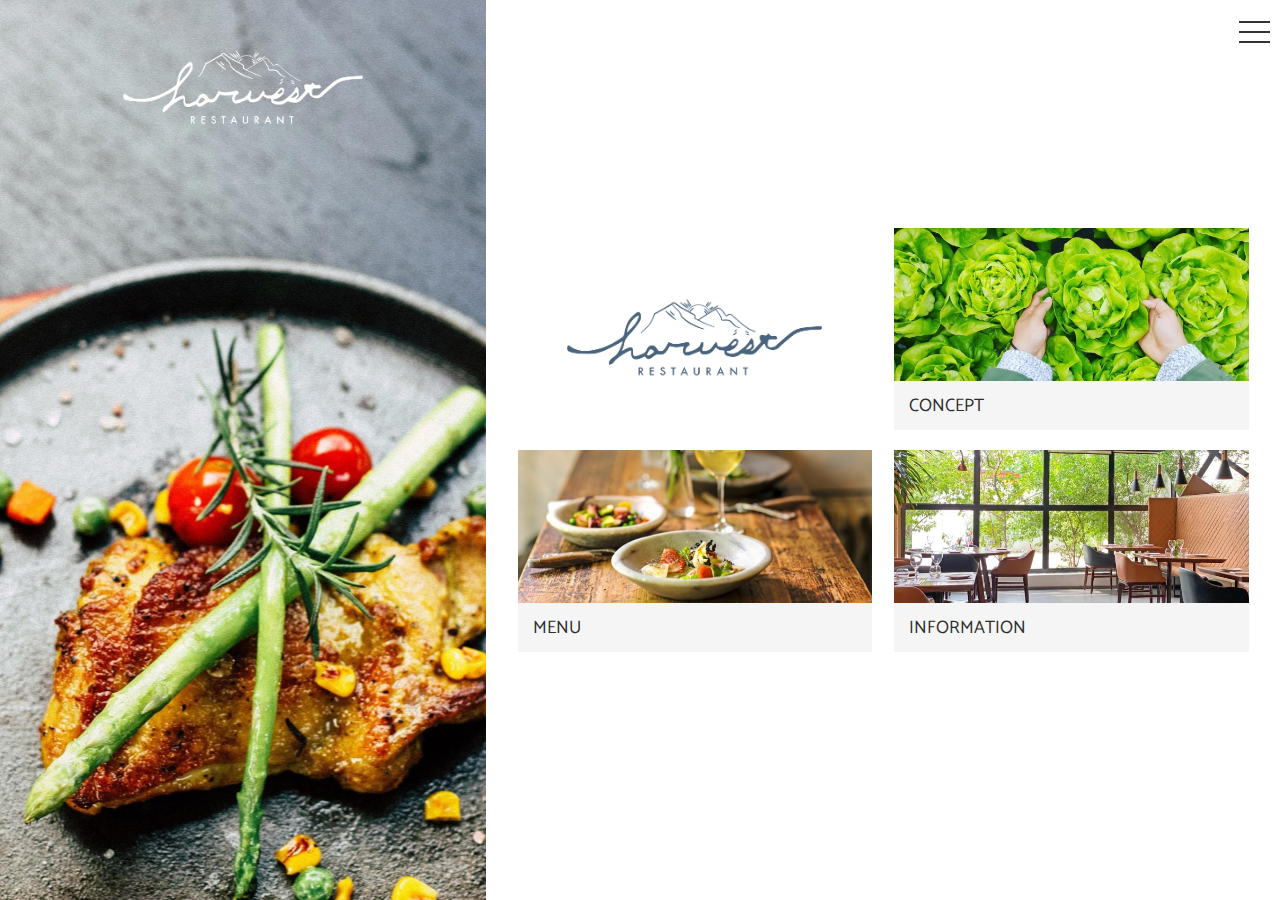
<file: index.html>
<!DOCTYPE html>
<html lang="zh-Hant-TW">
  <head>
    <meta charset="UTF-8" />
    <meta name="viewport" content="width=device-width,initial-scale=1" />
    <link rel="stylesheet" href="css/reset.css" />
    <link rel="preconnect" href="https://fonts.gstatic.com" />
    <link
      rel="stylesheet"
      href="https://fonts.googleapis.com/css2?family=Catamaran:wght@400;700&family=Noto+Sans+TC:wght@400;700&display=swap"
    />
    <link rel="stylesheet" href="css/style.css" />
    <link rel="icon" href="images/favicon.svg" type="image/svg+xml" />
    <link rel="icon alternate" href="images/favicon.png" type="image/png" />
    <meta property="og:type" content="website" />
    <meta property="og:url" content="https://example.com/" />
    <meta property="og:site_name" content="Harvest Restaurant" />
    <meta property="og:title" content="Harvest Restaurant" />
    <meta
      property="og:description"
      content="悄悄隱藏在文化中心附近的低調餐廳"
    />
    <meta property="og:image" content="https://example.com/images/ogp.png" />
    <meta property="og:image:alt" content="Harvest Restaurant" />
    <meta property="og:image:width" content="1200" />
    <meta property="og:image:height" content="630" />
    <title>Harvest Restaurant</title>
  </head>
  <body class="topPage">
    <header>
      <h1>
        <img src="images/top_logo.png" alt="Harvest Restaurant" />
      </h1>
      <nav class="gMenu">
        <input class="menu-btn" type="checkbox" id="menu-btn" />
        <label class="menu-icon" for="menu-btn">
          <span class="navicon"></span>
        </label>
        <ul class="menu">
          <li><a href="index.html">home</a></li>
          <li><a href="concept.html">concept</a></li>
          <li><a href="menu.html">menu</a></li>
          <li><a href="info.html">info</a></li>
        </ul>
      </nav>
    </header>
    <main>
      <ul class="linkList">
        <li>
          <a href="concept.html">
            <img src="images/top_ph01.jpg" alt="" />
            <span>CONCEPT</span>
          </a>
        </li>
        <li>
          <a href="menu.html">
            <img src="images/top_ph02.jpg" alt="" />
            <span>MENU</span>
          </a>
        </li>
        <li>
          <a href="info.html">
            <img src="images/top_ph03.jpg" alt="" />
            <span>INFORMATION</span>
          </a>
        </li>
      </ul>
    </main>
  </body>
</html>
</file>
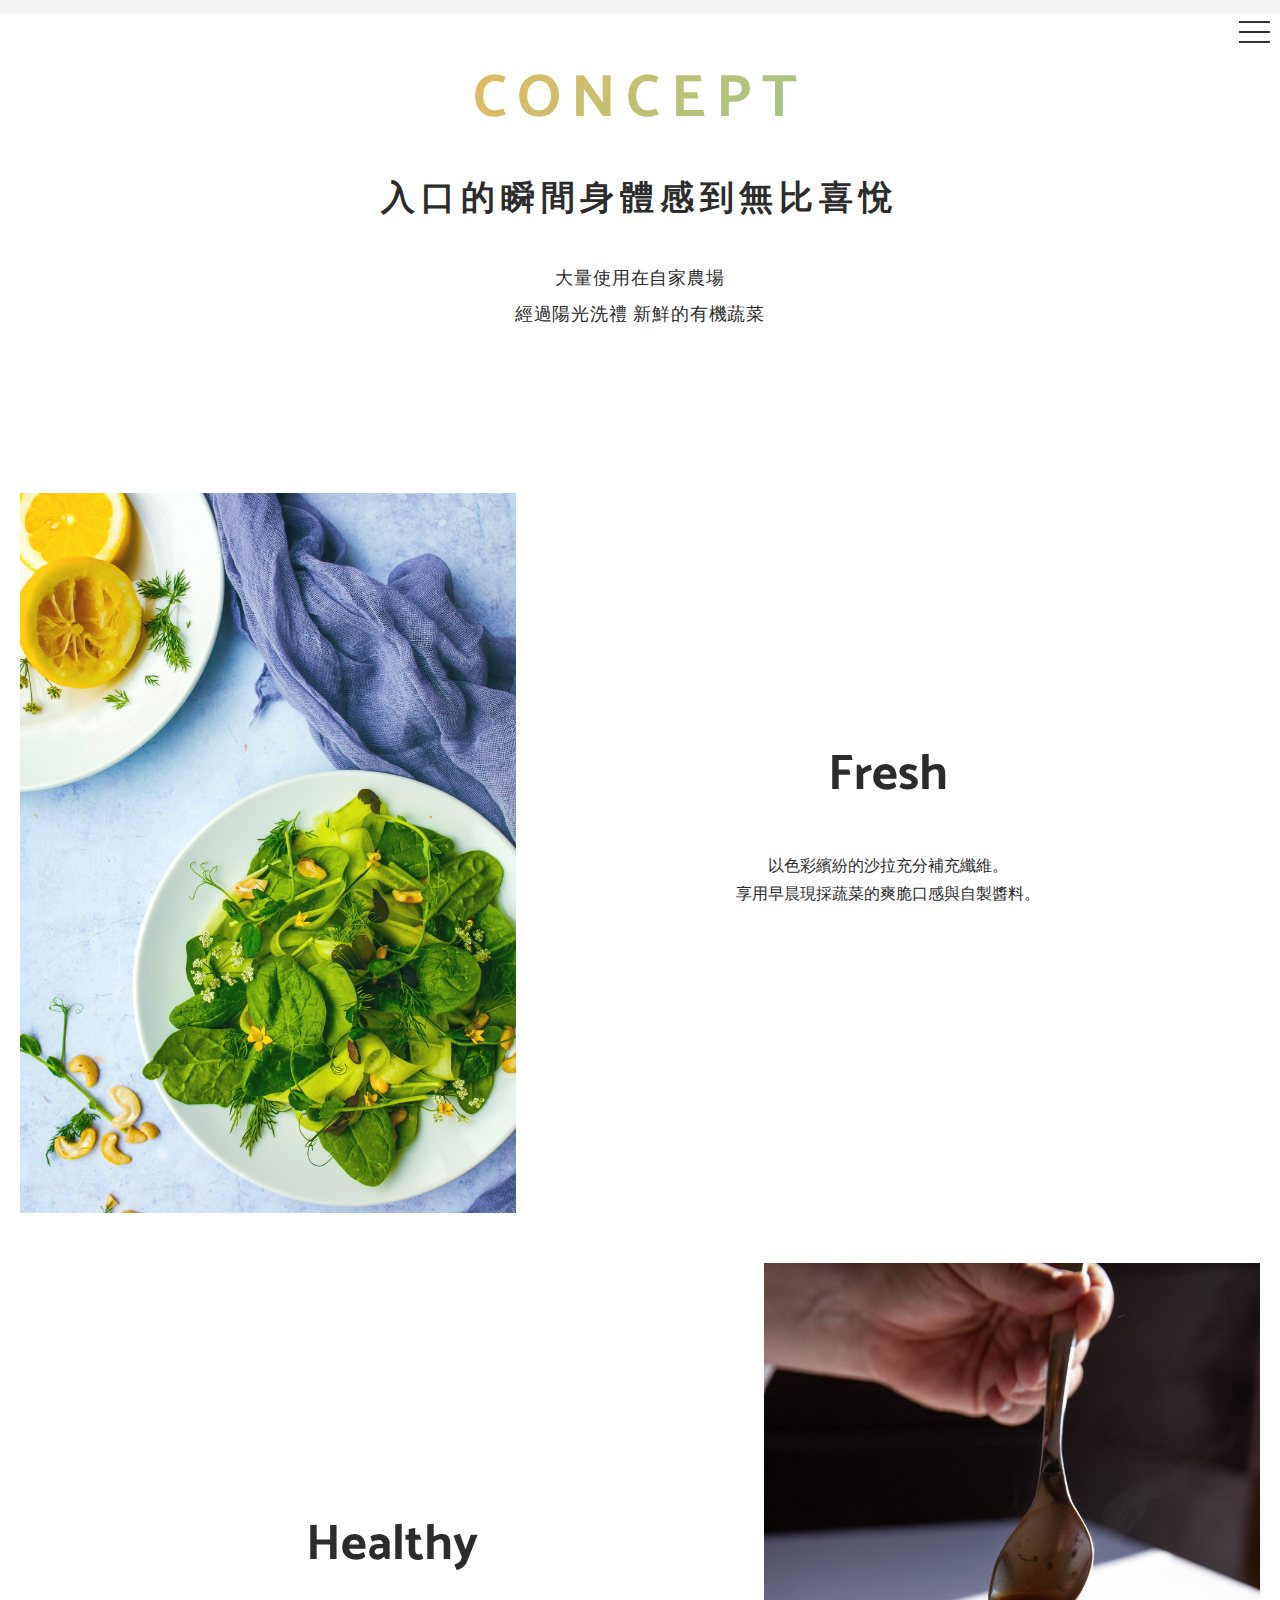
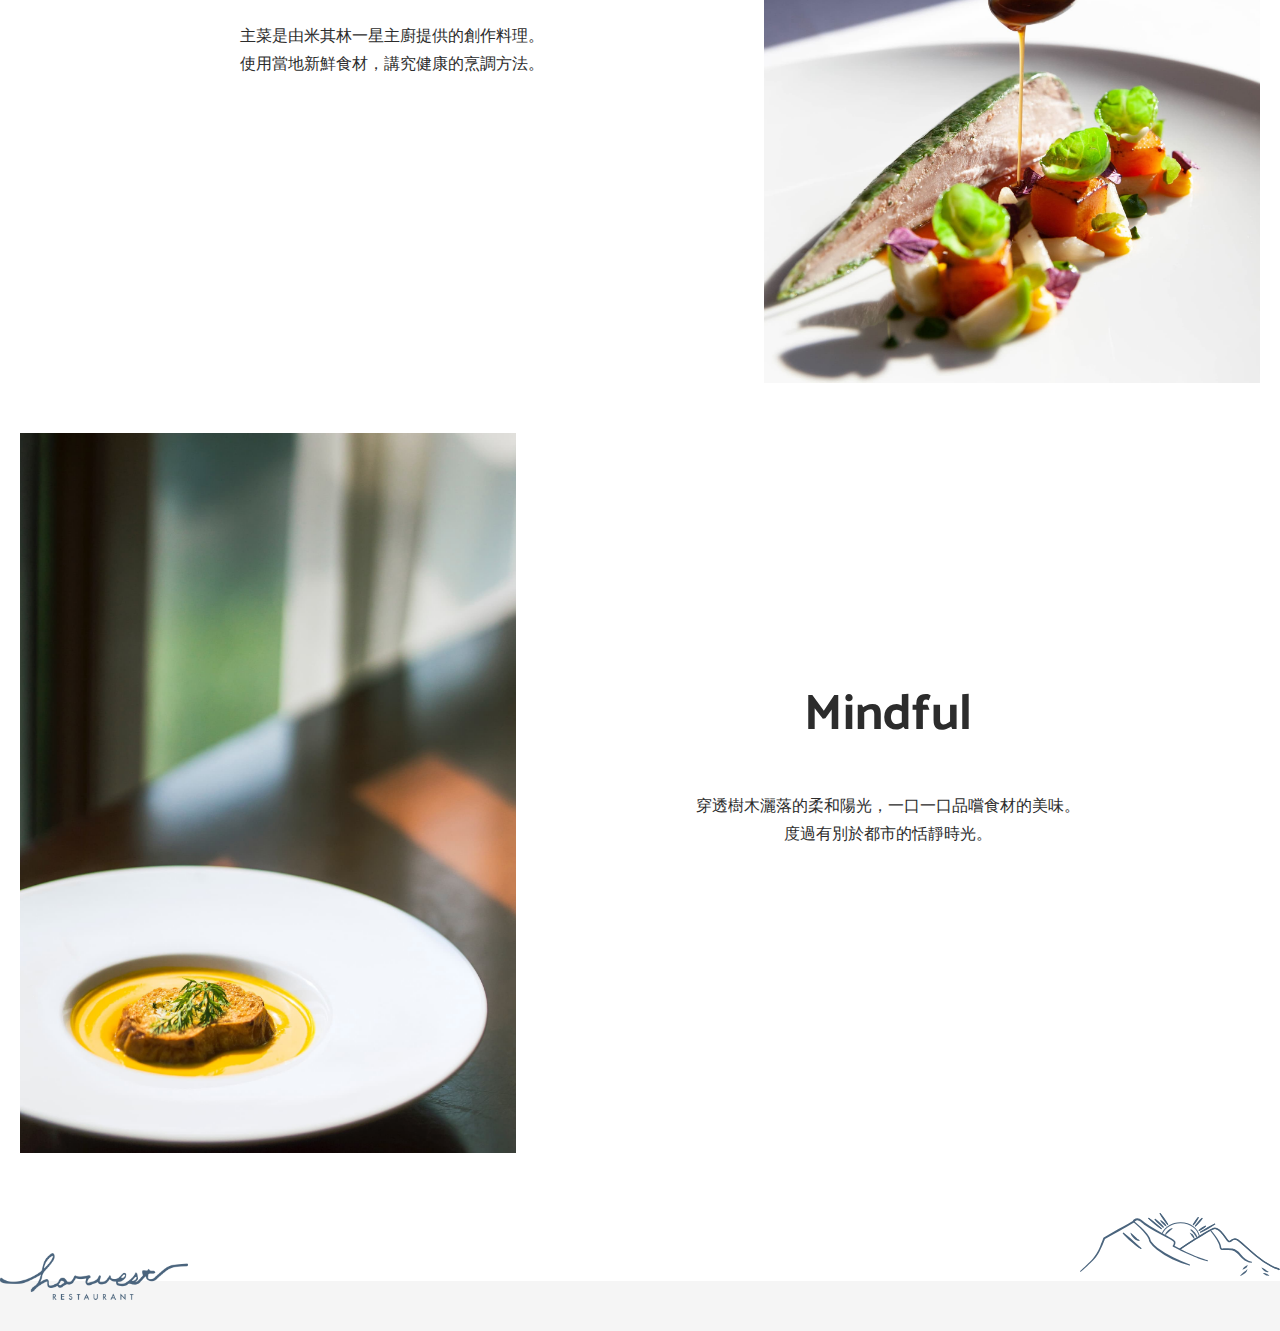
<file: concept.html>
<!DOCTYPE html>
<html lang="zh-Hant-TW">
  <head>
    <meta charset="UTF-8" />
    <meta name="viewport" content="width=device-width,initial-scale=1" />
    <link rel="stylesheet" href="css/reset.css" />
    <link rel="preconnect" href="https://fonts.gstatic.com" />
    <link
      rel="stylesheet"
      href="https://fonts.googleapis.com/css2?family=Catamaran:wght@400;700&family=Noto+Sans+TC:wght@400;700&display=swap"
    />
    <link rel="stylesheet" href="css/style.css" />
    <link rel="icon" href="images/favicon.svg" type="image/svg+xml" />
    <link rel="icon alternate" href="images/favicon.png" type="image/png" />
    <meta property="og:type" content="website" />
    <meta property="og:url" content="https://example.com/concept.html" />
    <meta property="og:site_name" content="Harvest Restaurant" />
    <meta property="og:title" content="Harvest Restaurant" />
    <meta
      property="og:description"
      content="悄悄隱藏在文化中心附近的低調餐廳"
    />
    <meta property="og:image" content="https://example.com/images/ogp.png" />
    <meta property="og:image:alt" content="Harvest Restaurant" />
    <meta property="og:image:width" content="1200" />
    <meta property="og:image:height" content="630" />
    <title>CONCEPT | Harvest Restaurant</title>
  </head>
  <body class="subPage">
    <header>
      <h1>
        <span>concept</span>
      </h1>
      <nav class="gMenu">
        <input class="menu-btn" type="checkbox" id="menu-btn" />
        <label class="menu-icon" for="menu-btn">
          <span class="navicon"></span>
        </label>
        <ul class="menu">
          <li><a href="index.html">home</a></li>
          <li><a href="concept.html">concept</a></li>
          <li><a href="menu.html">menu</a></li>
          <li><a href="info.html">info</a></li>
        </ul>
      </nav>
    </header>
    <main>
      <section>
        <h2>入口的瞬間<br class="onlySP" />身體感到無比喜悅</h2>
        <p class="lead">
          大量使用在自家農場<br />
          經過陽光洗禮 新鮮的有機蔬菜
        </p>
        <section class="conceptDetailSec">
          <h3>Fresh</h3>
          <p class="photo">
            <img src="images/concept_ph01.jpg" alt="" />
          </p>
          <p class="text">
            以色彩繽紛的沙拉充分補充纖維。<br />
            享用早晨現採蔬菜的爽脆口感與自製醬料。
          </p>
        </section>
        <section class="conceptDetailSec reverse">
          <h3>Healthy</h3>
          <p class="photo">
            <img src="images/concept_ph02.jpg" alt="" />
          </p>
          <p class="text">
            主菜是由米其林一星主廚提供的創作料理。<br />
            使用當地新鮮食材，講究健康的烹調方法。
          </p>
        </section>
        <section class="conceptDetailSec">
          <h3>Mindful</h3>
          <p class="photo">
            <img src="images/concept_ph03.jpg" alt="" />
          </p>
          <p class="text">
            穿透樹木灑落的柔和陽光，一口一口品嚐食材的美味。<br />
            度過有別於都市的恬靜時光。
          </p>
        </section>
      </section>
    </main>
    <footer>
      <p>
        <img src="images/footer_logo.png" alt="" />
      </p>
    </footer>
  </body>
</html>
</file>
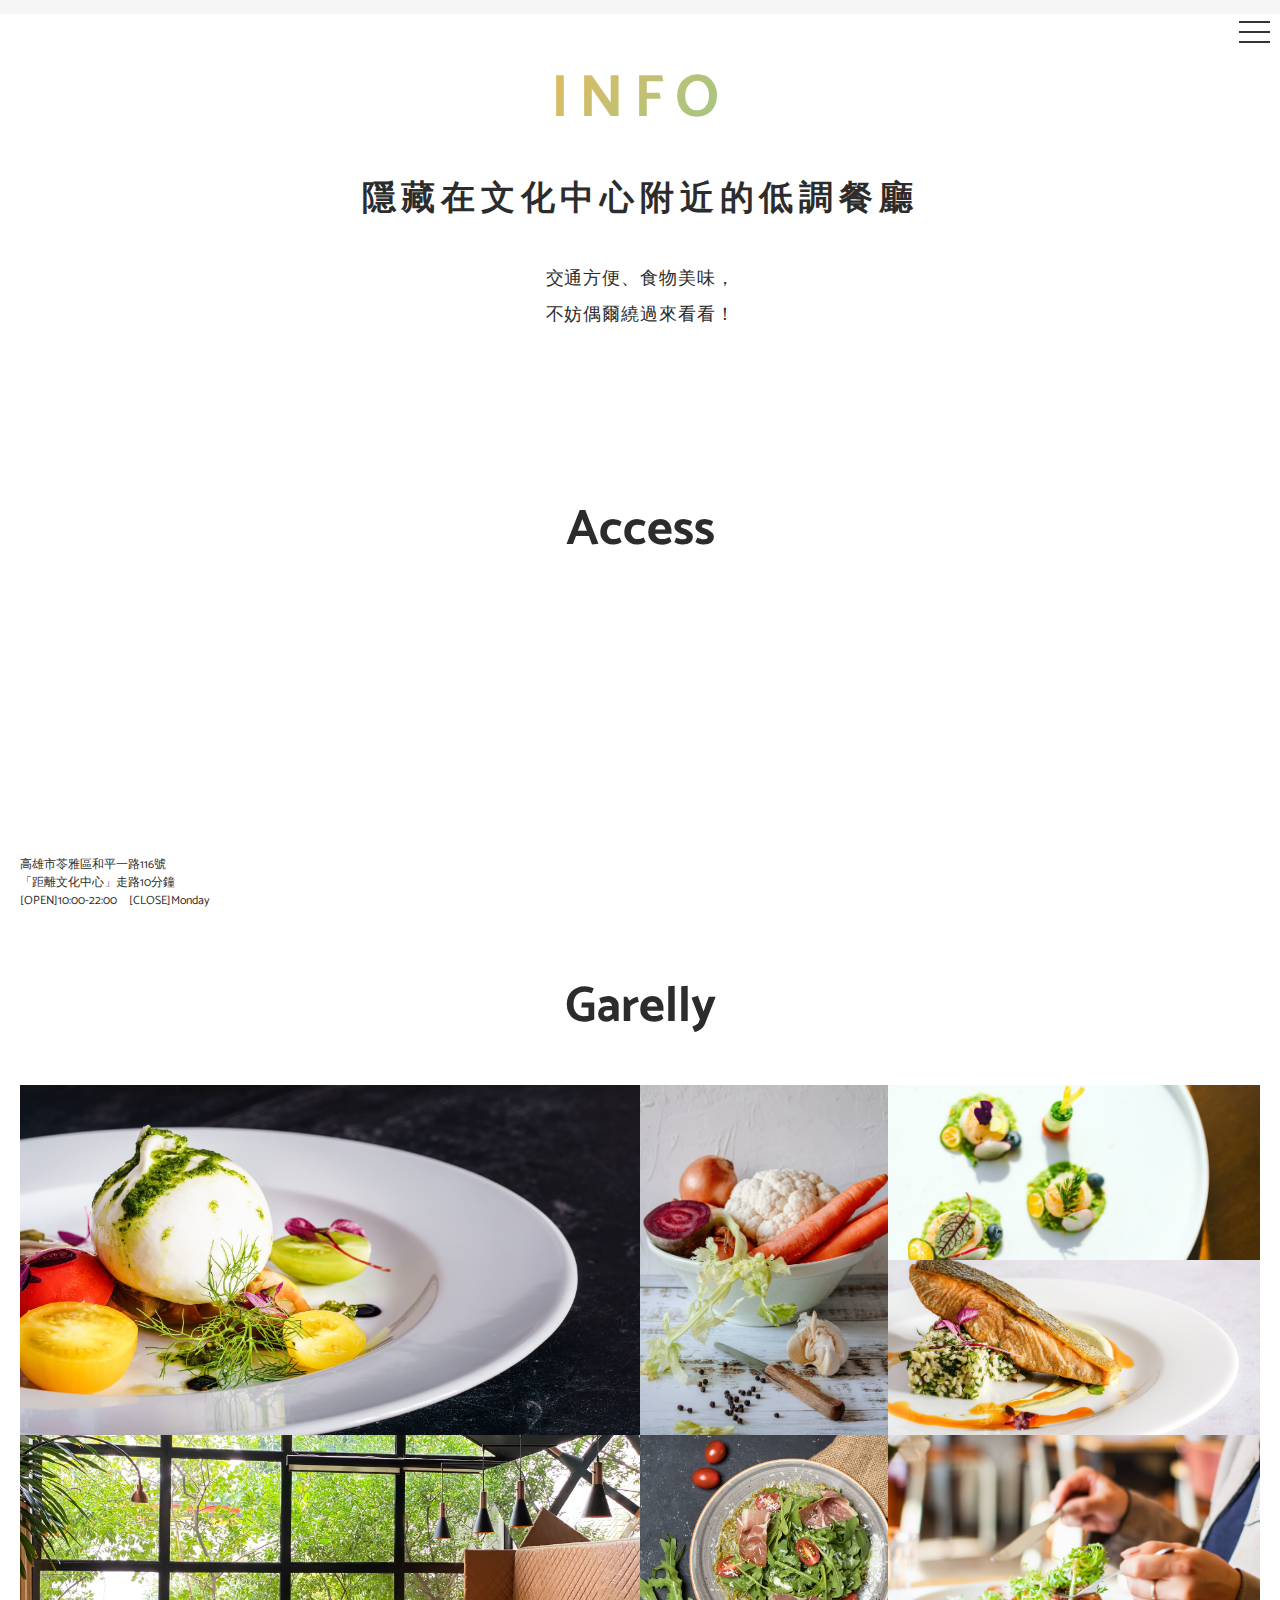
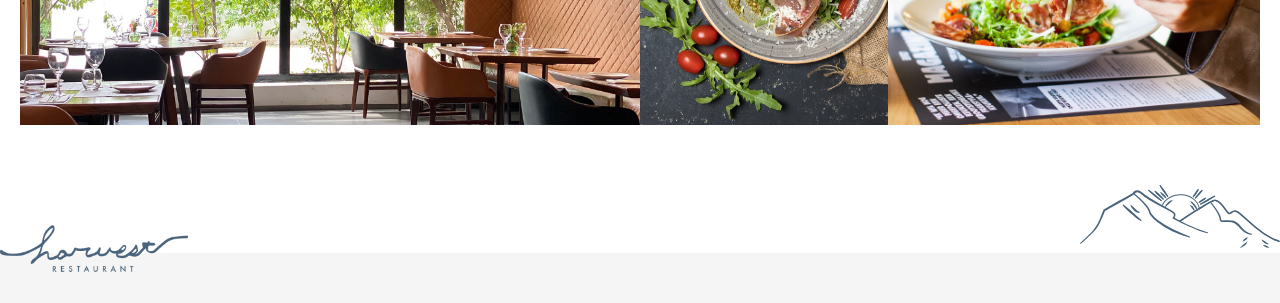
<file: info.html>
<!DOCTYPE html>
<html lang="zh-Hant-TW">
  <head>
    <meta charset="UTF-8" />
    <meta name="viewport" content="width=device-width,initial-scale=1" />
    <link rel="stylesheet" href="css/reset.css" />
    <link rel="preconnect" href="https://fonts.gstatic.com" />
    <link
      rel="stylesheet"
      href="https://fonts.googleapis.com/css2?family=Catamaran:wght@400;700&family=Noto+Sans+TC:wght@400;700&display=swap"
    />
    <link rel="stylesheet" href="css/style.css" />
    <link rel="icon" href="images/favicon.svg" type="image/svg+xml" />
    <link rel="icon alternate" href="images/favicon.png" type="image/png" />
    <meta property="og:type" content="website" />
    <meta property="og:url" content="https://example.com/info.html" />
    <meta property="og:site_name" content="Harvest Restaurant" />
    <meta property="og:title" content="Harvest Restaurant" />
    <meta property="og:description" content="悄悄隱藏在深山中的秘境餐廳" />
    <meta property="og:image" content="https://example.com/images/ogp.png" />
    <meta property="og:image:alt" content="Harvest Restaurant" />
    <meta property="og:image:width" content="1200" />
    <meta property="og:image:height" content="630" />
    <title>INFO | Harvest Restaurant</title>
  </head>
  <body class="subPage">
    <header>
      <h1>
        <span>info</span>
      </h1>
      <nav class="gMenu">
        <input class="menu-btn" type="checkbox" id="menu-btn" />
        <label class="menu-icon" for="menu-btn">
          <span class="navicon"></span>
        </label>
        <ul class="menu">
          <li><a href="index.html">home</a></li>
          <li><a href="concept.html">concept</a></li>
          <li><a href="menu.html">menu</a></li>
          <li><a href="info.html">info</a></li>
        </ul>
      </nav>
    </header>
    <main>
      <section>
        <h2>隱藏在文化中心附近的<br class="onlySP" />低調餐廳</h2>
        <p class="lead">
          交通方便、食物美味，<br />
          不妨偶爾繞過來看看！
        </p>
        <section>
          <h3>Access</h3>
          <p class="map">
            <iframe
              src="https://www.google.com/maps/embed?pb=!1m18!1m12!1m3!1d235695.91222739714!2d120.03231468671876!3d22.625860200000016!2m3!1f0!2f0!3f0!3m2!1i1024!2i768!4f13.1!3m3!1m2!1s0x346e04bd7ed51ff5%3A0xd343c4e121c2f6b5!2z5ZyL56uL6auY6ZuE5bir56-E5aSn5a245ZKM5bmz5qCh5Y2A!5e0!3m2!1szh-TW!2stw!4v1768564243946!5m2!1szh-TW!2stw"
              width="800"
              height="600"
              style="border: 0"
              allowfullscreen=""
              loading="lazy"
            ></iframe>
            高雄市苓雅區和平一路116號<br />
            「距離文化中心」走路10分鐘<br />
            [OPEN]10:00-22:00　[CLOSE]Monday
          </p>
        </section>
        <section>
          <h3>Garelly</h3>
          <ul class="photoGarelly">
            <li class="item01"><img src="images/info_g01.jpg" alt="" /></li>
            <li class="item02"><img src="images/info_g02.jpg" alt="" /></li>
            <li class="item03"><img src="images/info_g03.jpg" alt="" /></li>
            <li class="item04"><img src="images/info_g04.jpg" alt="" /></li>
            <li class="item05"><img src="images/info_g05.jpg" alt="" /></li>
            <li class="item06"><img src="images/info_g06.jpg" alt="" /></li>
            <li class="item07"><img src="images/info_g07.jpg" alt="" /></li>
          </ul>
        </section>
      </section>
    </main>
    <footer>
      <p>
        <img src="images/footer_logo.png" alt="" />
      </p>
    </footer>
  </body>
</html>
</file>
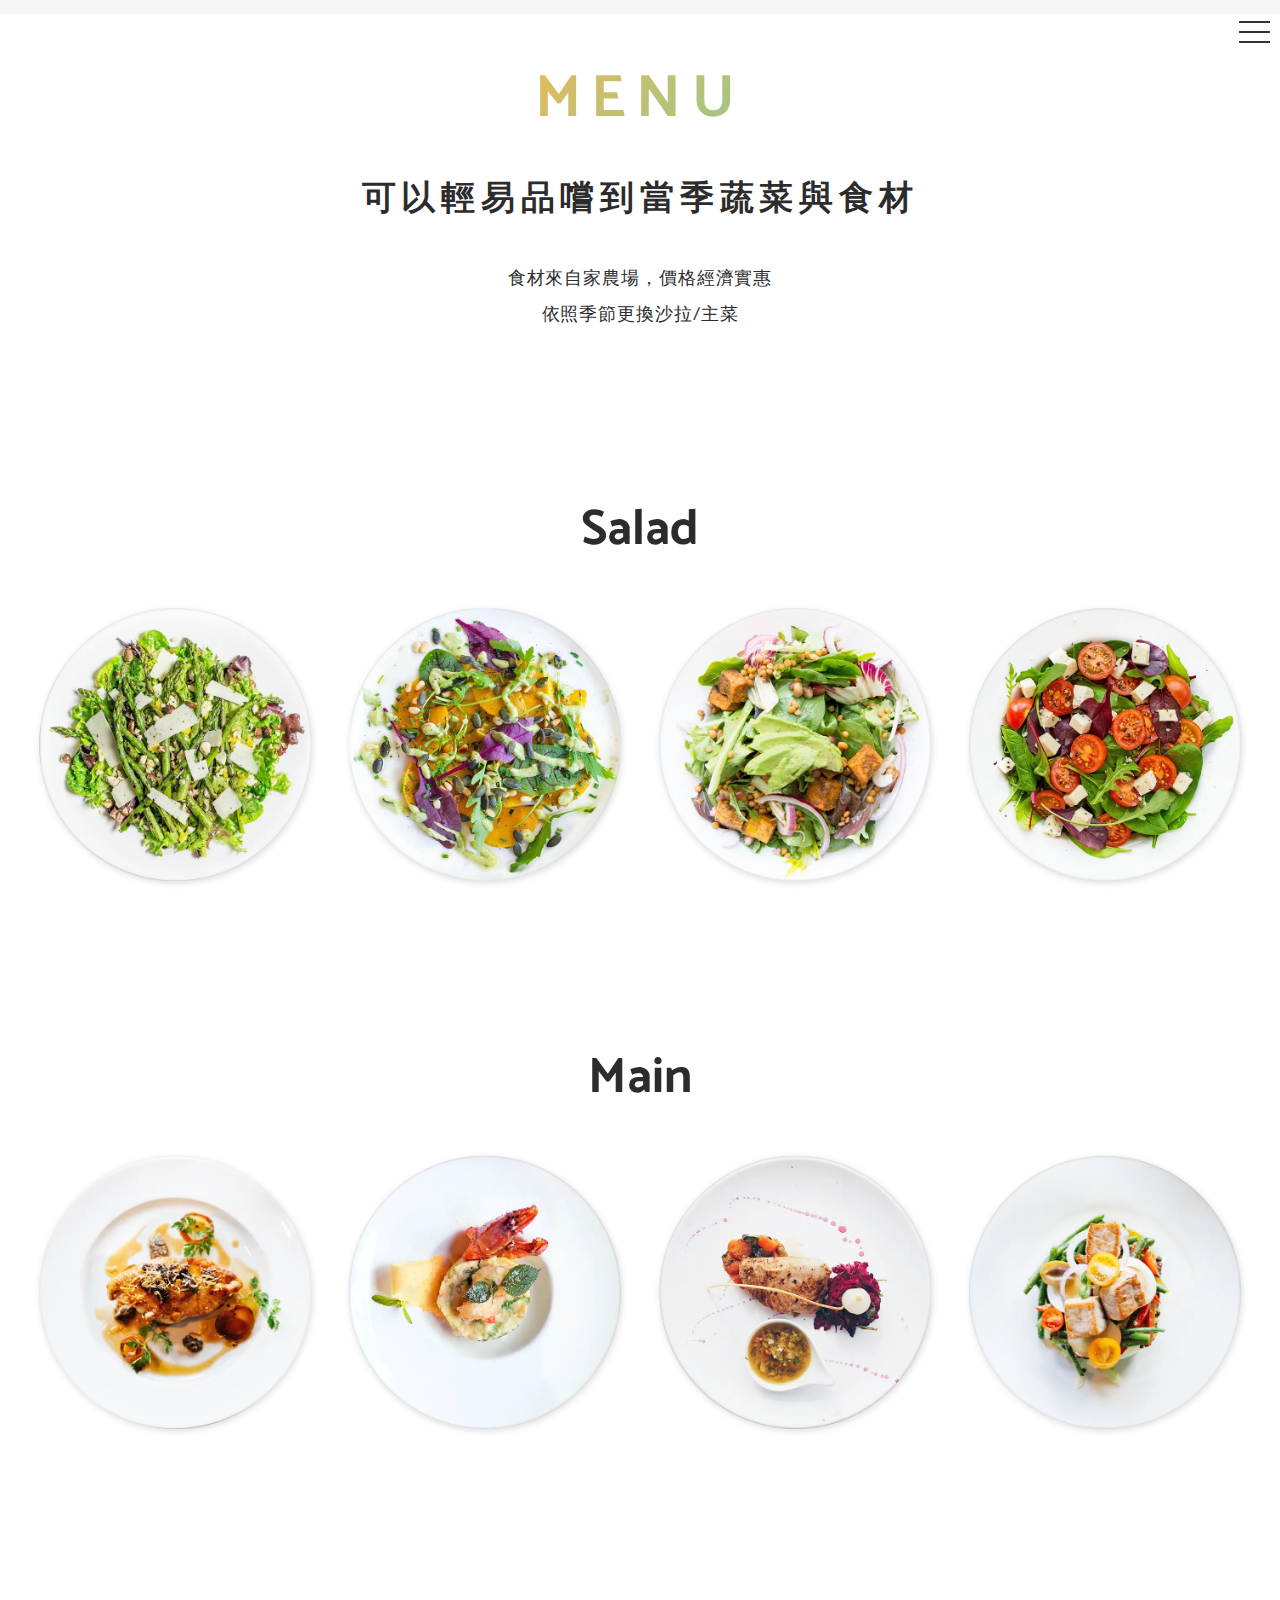
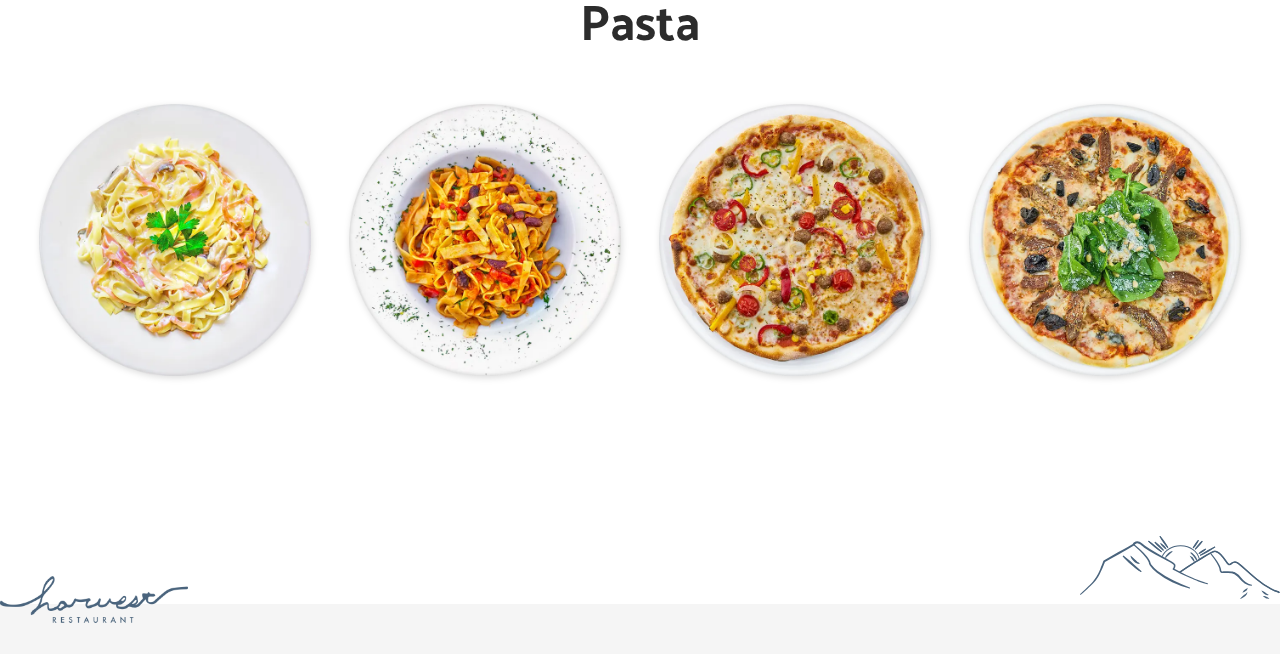
<file: menu.html>
<!DOCTYPE html>
<html lang="zh-Hant-TW">
  <head>
    <meta charset="UTF-8" />
    <meta name="viewport" content="width=device-width,initial-scale=1" />
    <link rel="stylesheet" href="css/reset.css" />
    <link rel="preconnect" href="https://fonts.gstatic.com" />
    <link
      rel="stylesheet"
      href="https://fonts.googleapis.com/css2?family=Catamaran:wght@400;700&family=Noto+Sans+TC:wght@400;700&display=swap"
    />
    <link rel="stylesheet" href="css/style.css" />
    <link rel="icon" href="images/favicon.svg" type="image/svg+xml" />
    <link rel="icon alternate" href="images/favicon.png" type="image/png" />
    <meta property="og:type" content="website" />
    <meta property="og:url" content="https://example.com/menu.html" />
    <meta property="og:site_name" content="Harvest Restaurant" />
    <meta property="og:title" content="Harvest Restaurant" />
    <meta
      property="og:description"
      content="悄悄隱藏在文化中心附近的低調餐廳"
    />
    <meta property="og:image" content="https://example.com/images/ogp.png" />
    <meta property="og:image:alt" content="Harvest Restaurant" />
    <meta property="og:image:width" content="1200" />
    <meta property="og:image:height" content="630" />
    <title>MENU | Harvest Restaurant</title>
  </head>
  <body class="subPage">
    <header>
      <h1>
        <span>menu</span>
      </h1>
      <nav class="gMenu">
        <input class="menu-btn" type="checkbox" id="menu-btn" />
        <label class="menu-icon" for="menu-btn">
          <span class="navicon"></span>
        </label>
        <ul class="menu">
          <li><a href="index.html">home</a></li>
          <li><a href="concept.html">concept</a></li>
          <li><a href="menu.html">menu</a></li>
          <li><a href="info.html">info</a></li>
        </ul>
      </nav>
    </header>
    <main>
      <section>
        <h2>可以輕易品嚐到<br class="onlySP" />當季蔬菜與食材</h2>
        <p class="lead">
          食材來自家農場，價格經濟實惠<br />
          依照季節更換沙拉/主菜
        </p>
        <section class="menuDetailSec">
          <h3>Salad</h3>
          <ul class="menuList">
            <li><img src="images/menu_s01.webp" alt="" /></li>
            <li><img src="images/menu_s02.webp" alt="" /></li>
            <li><img src="images/menu_s03.webp" alt="" /></li>
            <li><img src="images/menu_s04.webp" alt="" /></li>
          </ul>
        </section>
        <section class="menuDetailSec">
          <h3>Main</h3>
          <ul class="menuList">
            <li><img src="images/menu_m01.webp" alt="" /></li>
            <li><img src="images/menu_m02.webp" alt="" /></li>
            <li><img src="images/menu_m03.webp" alt="" /></li>
            <li><img src="images/menu_m04.webp" alt="" /></li>
          </ul>
        </section>
        <section class="menuDetailSec">
          <h3>Pasta</h3>
          <ul class="menuList">
            <li><img src="images/menu_p01.webp" alt="" /></li>
            <li><img src="images/menu_p02.webp" alt="" /></li>
            <li><img src="images/menu_p03.webp" alt="" /></li>
            <li><img src="images/menu_p04.webp" alt="" /></li>
          </ul>
        </section>
      </section>
    </main>
    <footer>
      <p>
        <img src="images/footer_logo.png" alt="" />
      </p>
    </footer>
  </body>
</html>
</file>
<file: css/style.css>
@charset "utf-8";

body {
  font-family: "Catamaran", "Noto Sans Traditional Chinese", sans-serif;
  font-size: 16px;
  line-height: 1.5;
  color: #2c2c2c;
}
img {
  max-width: 100%;
}
.topPage header {
  height: 90vh;
  background: url(../images/top_bg.jpg) no-repeat center top/cover;
  padding-top: 50px;
  margin-bottom: 64px;
}
.topPage header h1 img {
  width: 240px;
}
.topPage header h1 {
  text-align: center;
}
.linkList {
  padding: 0 20px;
}
.linkList li {
  margin-bottom: 40px;
}
.linkList li a {
  display: block;
  background-color: #f5f5f5;
}
.linkList li a span {
  display: block;
  padding: 12px 15px 10px;
  font-size: 18px;
}
.linkList li a:hover {
  filter: brightness(105%);
}
.subPage header {
  border-top: 14px solid #f5f5f5;
  padding-top: 40px;
  margin-bottom: 30px;
}
.subPage header h1 {
  text-align: center;
  font-size: 42px;
  font-weight: 700;
  letter-spacing: 0.17em;
  text-transform: uppercase;
}
.subPage header h1 span {
  background-image: linear-gradient(135deg, #e6ba5d 0%, #9ac78a 100%);
  -webkit-background-clip: text;
  -moz-background-clip: text;
  background-clip: text;
  color: transparent;
}
.subPage h2 {
  font-size: 20px;
  font-weight: 700;
  text-align: center;
  letter-spacing: 0.17em;
  margin-bottom: 10px;
}
.subPage .lead {
  text-align: center;
  margin-bottom: 30px;
  font-size: 11px;
  letter-spacing: 0.05em;
  line-height: 2;
}
.subPage h3 {
  font-size: 30px;
  font-weight: 700;
  text-align: center;
  margin-bottom: 30px;
}
.subPage main {
  padding: 0 20px;
}
footer {
  background: url(../images/footer_mt.svg) no-repeat right top/200px;
  margin-top: 60px;
  padding-top: 68px;
}
footer p {
  background-color: #f5f5f5;
}
footer p img {
  width: 188px;
  transform: translateY(-28px);
}
.conceptDetailSec p img {
  height: 180px;
  width: 100%;
  object-fit: cover;
  object-position: center 90%;
}
.conceptDetailSec .text {
  font-size: 12px;
  line-height: 1.78;
}
.conceptDetailSec {
  margin-bottom: 50px;
}
.conceptDetailSec .photo {
  margin-bottom: 14px;
}
.menuList {
  display: flex;
  flex-wrap: wrap;
  justify-content: space-around;
}
.menuList li {
  flex-basis: 42%;
  margin-bottom: 28px;
}
.menuList li img {
  filter: drop-shadow(1px 2px 3px #dddddd);
}
.menuDetailSec {
  margin-bottom: 50px;
}
.map iframe {
  width: 100%;
  height: 240px;
  margin-bottom: 8px;
}
.map {
  font-size: 12px;
  margin-bottom: 60px;
}
.photoGarelly {
  display: grid;
  grid-template-rows: 40vw 30vw 30vw 40vw 40vw;
  grid-template-columns: 50% 50%;
}
.item01 {
  grid-row-start: 1;
  grid-row-end: 2;
  grid-column-start: 1;
  grid-column-end: 3;
}
.item02 {
  grid-row: 2 / 4;
  grid-column: 1 / 2;
}
.item03 {
  grid-row: 2 / 3;
  grid-column: 2 / 3;
}
.item04 {
  grid-row: 3 / 4;
  grid-column: 2 / 3;
}
.item05 {
  grid-row: 4 / 5;
  grid-column: 1 / 3;
}
.item06 {
  grid-row: 5 / 6;
  grid-column: 1 / 2;
}
.item07 {
  grid-row: 5 / 6;
  grid-column: 2 / 3;
}
.photoGarelly li img {
  width: 100%;
  height: 100%;
  object-fit: cover;
}
@media screen and (min-width: 920px) {
  .topPage {
    display: flex;
  }
  .topPage header {
    flex-basis: 38%;
  }
  .topPage main {
    flex-basis: 62%;
  }
  .linkList {
    display: flex;
    flex-wrap: wrap;
    max-width: 800px;
    margin: 0 auto;
    justify-content: space-around;
  }
  .linkList li {
    flex-basis: 47%;
    margin-bottom: 20px;
  }
  .linkList::before {
    content: "";
    width: 47%;
    background: url(../images/top_pclogo.png) no-repeat center center/72%;
  }
  .topPage main {
    display: flex;
    align-items: center;
  }
  .topPage header {
    height: 100vh;
    margin-bottom: 0;
  }
  .subPage main {
    max-width: 1280px;
    margin: 0 auto;
  }
  .subPage header h1 {
    font-size: 60px;
  }
  .onlySP {
    display: none;
  }
  .subPage h2 {
    font-size: 34px;
    margin-bottom: 36px;
  }
  .subPage .lead {
    font-size: 18px;
    margin-bottom: 160px;
  }
  .subPage h3 {
    font-size: 50px;
    margin-bottom: 40px;
  }
  .conceptDetailSec {
    display: grid;
    grid-template-rows: 360px 360px;
    grid-template-columns: 40% 60%;
  }
  .conceptDetailSec h3 {
    grid-row: 1 / 2;
    grid-column: 2 / 3;
  }
  .conceptDetailSec .photo {
    grid-row: 1 / 3;
    grid-column: 1 / 2;
  }
  .conceptDetailSec .text {
    grid-row: 2 / 3;
    grid-column: 2 / 3;
  }
  .conceptDetailSec .photo img {
    height: 720px;
  }
  .conceptDetailSec h3 {
    align-self: end;
  }
  .conceptDetailSec .text {
    text-align: center;
    font-size: 16px;
  }
  .reverse {
    grid-template-columns: 60% 40%;
  }
  .reverse h3 {
    grid-row: 1 / 2;
    grid-column: 1 / 2;
  }
  .reverse .photo {
    grid-row: 1 / 3;
    grid-column: 2 / 3;
  }
  .reverse .text {
    grid-row: 2 / 3;
    grid-column: 1 / 2;
  }
  .menuList li {
    flex-basis: 22%;
    margin-bottom: 0;
  }
  .menuDetailSec {
    margin-bottom: 160px;
  }
  .photoGarelly {
    grid-template-rows: 175px 175px 290px;
    grid-template-columns: 50% 20% 30%;
  }
  .item01 {
    grid-row: 1 / 3;
    grid-column: 1 / 2;
  }
  .item02 {
    grid-row: 1 / 3;
    grid-column: 2 / 3;
  }
  .item03 {
    grid-row: 1 / 2;
    grid-column: 3 / 4;
  }
  .item04 {
    grid-row: 2 / 3;
    grid-column: 3 / 4;
  }
  .item05 {
    grid-row: 3 / 4;
    grid-column: 1 / 2;
  }
  .item06 {
    grid-row: 3 / 4;
    grid-column: 2 / 3;
  }
  .item07 {
    grid-row: 3 / 4;
    grid-column: 3 / 4;
  }
}

.gMenu {
  position: fixed;
  right: 0;
  top: 0;
  width: 100%;
  z-index: 99;
}

.gMenu .menu-icon {
  cursor: pointer;
  position: absolute;
  right: 10px;
  top: 12px;
  padding-top: 5px;
  height: 12px;
}

.gMenu .menu-icon .navicon {
  background: #ffc107;
  display: block;
  height: 2px;
  width: 31px;
  position: relative;
  transition: background 0.4s ease-out;
}

.gMenu .menu-icon .navicon::before,
.gMenu .menu-icon .navicon::after {
  background: #ffc107;
  content: "";
  display: block;
  height: 100%;
  position: absolute;
  transition: all 0.4s ease-out;
  width: 100%;
}
.gMenu .menu-icon .navicon::before {
  top: 10px;
}
.gMenu .menu-icon .navicon::after {
  top: -10px;
}

.gMenu .menu {
  background-color: rgba(255, 255, 255, 0.9);
  overflow: hidden;
  max-height: 0;
  transition: max-height 0.6s;
  text-align: center;
}

.gMenu .menu li:first-of-type {
  padding-top: 50px;
}
.gMenu .menu li a {
  display: block;
  padding: 24px 20px;
  text-decoration: none;
  text-transform: uppercase;
}
.gMenu .menu li a:hover {
  background-color: #f4f4f4;
}

.gMenu .menu-btn {
  display: none;
}

.gMenu .menu-btn:checked ~ .menu {
  max-height: 338px;
  transition: max-height 0.6s;
}

.gMenu .menu-btn:checked ~ .menu-icon .navicon {
  background: transparent;
}

.gMenu .menu-btn:checked ~ .menu-icon .navicon::before {
  transform: rotate(-45deg);
  top: 0;
}
.gMenu .menu-btn:checked ~ .menu-icon .navicon::after {
  transform: rotate(45deg);
  top: 0;
}

.gMenu .menu-icon {
  top: 26px;
}
.gMenu .menu-icon .navicon,
.gMenu .menu-icon .navicon::before,
.gMenu .menu-icon .navicon::after {
  background: #333333;
}
</file>
